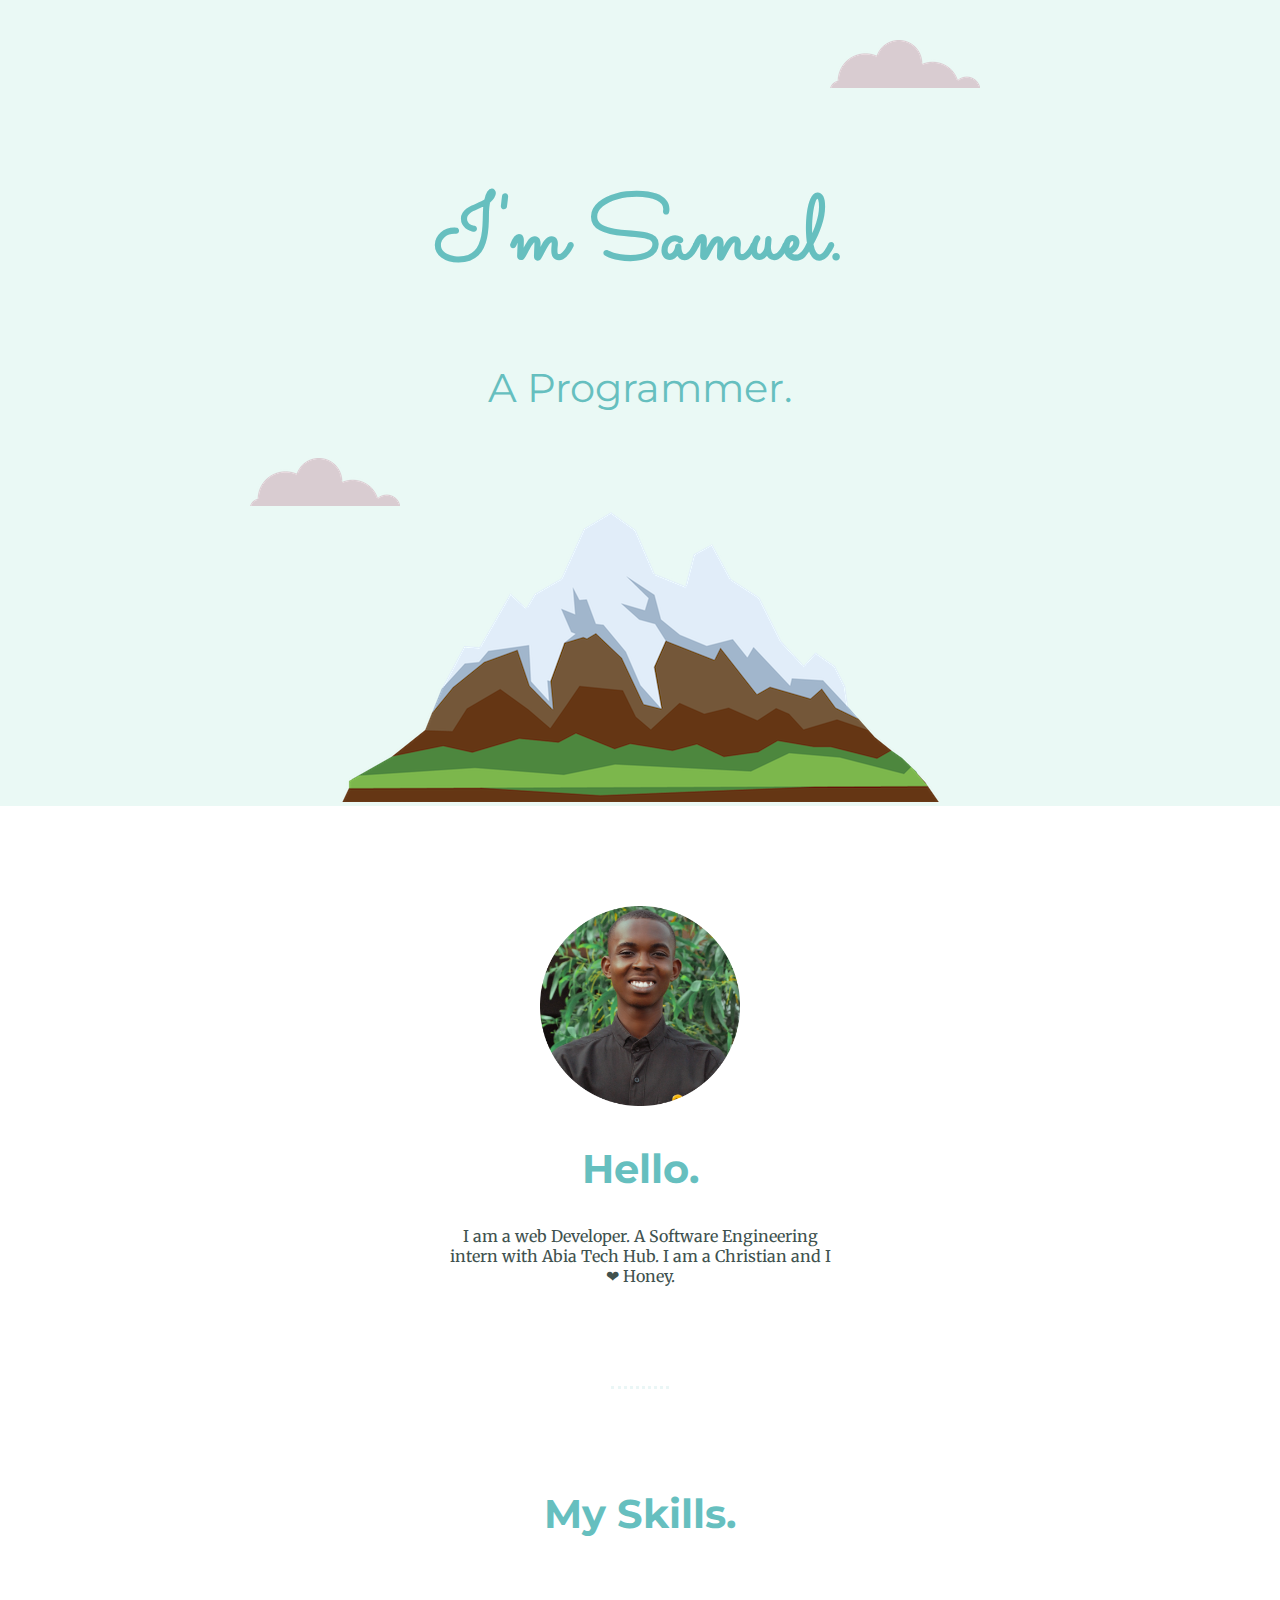
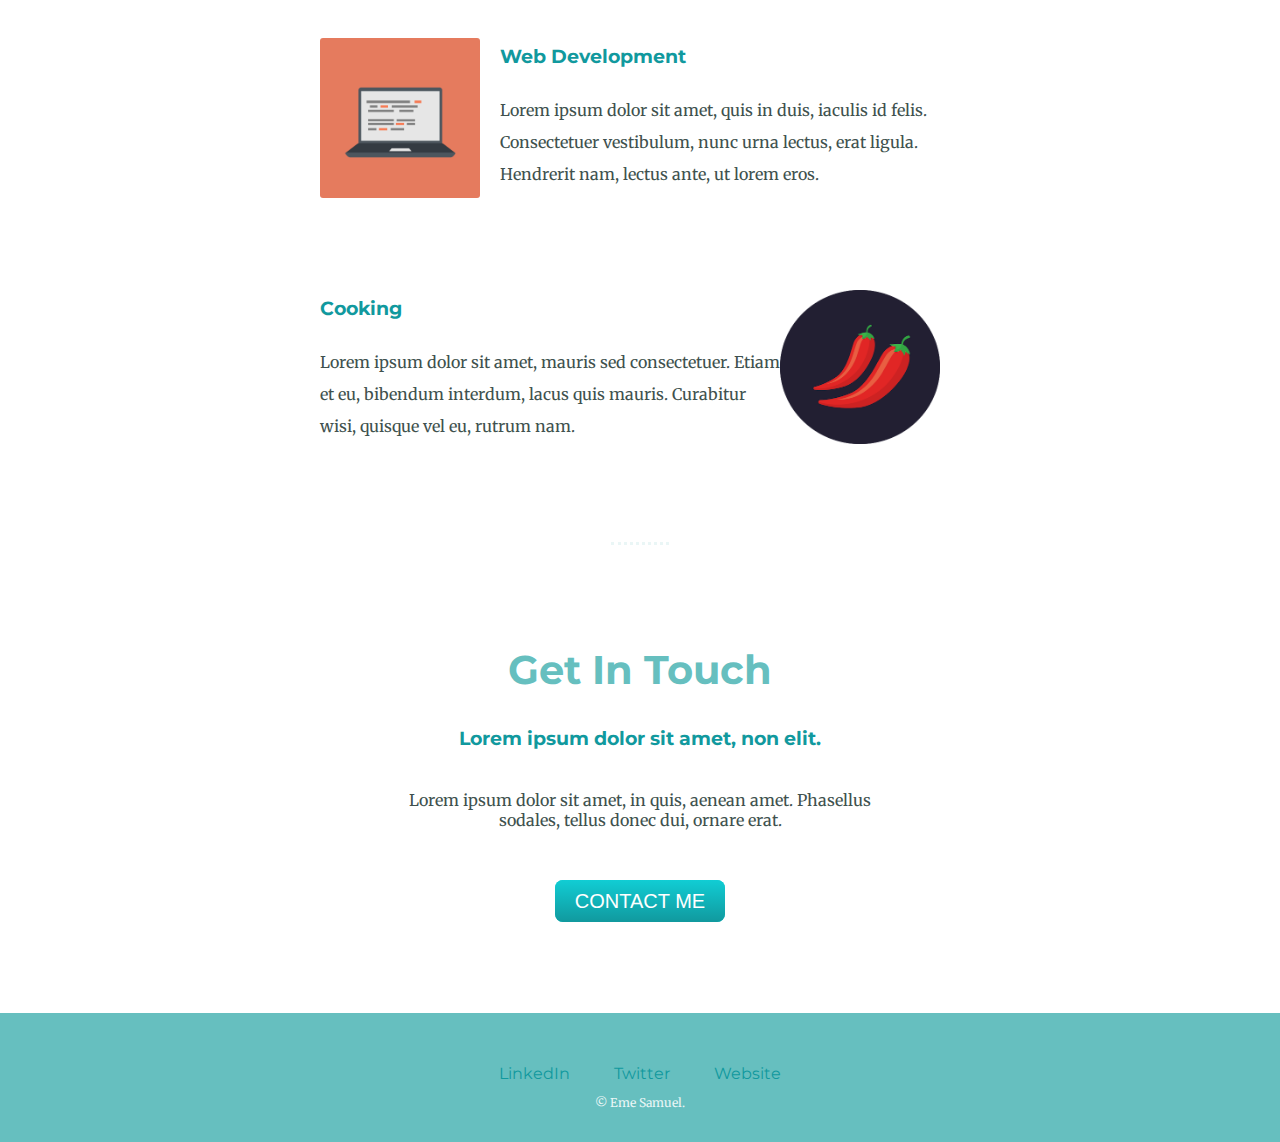
<file: css - my site/index.html>
<!DOCTYPE html>
<html lang="en">
<head>
  <meta charset="UTF-8">
  <meta http-equiv="X-UA-Compatible" content="IE=edge">
  <meta name="viewport" content="width=device-width, initial-scale=1.0">
  <link rel="stylesheet" href="css/styles.css">
  <link href="https://fonts.googleapis.com/css2?family=Merriweather&family=Montserrat:wght@300;400&family=Sacramento&display=swap" rel="stylesheet">
  <link rel="shortcut icon" href="images/favicon.ico" type="image/x-icon">
  <title>Samuel Eme</title>
</head>
<body>
  <div class="top-container">
    <img src="images/cloud.png" class="top-cloud" alt="cloud image">
    <h1>I'm Samuel.</h1>
    <h2 class="abc">A Programmer.</h2>
    <img src="images/cloud.png" class="bottom-cloud" alt="cloud image">
    <img src="images/mountain.png" alt="mountain image">
  </div>

  <div class="middle-container">
    <div class="profile">
      <img src="images/my-img.png" alt="Samuel's profile photo" width="200px">
      <h2>Hello.</h2>
      <p class="intro">I am a web Developer. A Software Engineering intern with Abia Tech Hub. I am a Christian and I ❤ Honey.</p>
    </div>
    <hr>
    <div class="skills">
      <h2>My Skills.</h2>
      <div class="skill-row">
        <img class="computer-img" src="images/computer.png" alt="computer photo">
        <h3>Web Development</h3>
        <p class="code-skill-description">Lorem ipsum dolor sit amet, quis in duis, iaculis id felis. Consectetuer vestibulum, nunc urna lectus, erat ligula. Hendrerit nam, lectus ante, ut lorem eros.</p>
      </div>
      <div class="skill-row">
        <img class="chilli-img" src="images/chillies.png" alt="chilli image">
        <h3>Cooking</h3>
        <p class="cook-skill-description">Lorem ipsum dolor sit amet, mauris sed consectetuer. Etiam et eu, bibendum interdum, lacus quis mauris. Curabitur wisi, quisque vel eu, rutrum nam.</p>
      </div>
    </div>
    <hr>
    <div class="contact-me">
      <h2>Get In Touch</h2>
      <h3>Lorem ipsum dolor sit amet, non elit.</h3>
      <p class="contact-message">Lorem ipsum dolor sit amet, in quis, aenean amet. Phasellus sodales, tellus donec dui, ornare erat.</p>
      <a class="btn" href="mailto:emesamuelukaha@gmail.com">CONTACT ME</a>
    </div>
  </div>
  
  
  <div class="bottom-container">
    <a class="footer-link" href="https://www.linkedin.com/in/samuel-eme-849802203">LinkedIn</a>
    <a class="footer-link" href="https://twitter.com/real_Samuel_Eme">Twitter</a>
    <a class="footer-link" href="https://www.appbrewery.co/">Website</a>
    <p class="copyright">© Eme Samuel.</p>
  </div>
  
</body>
</html>
</file>
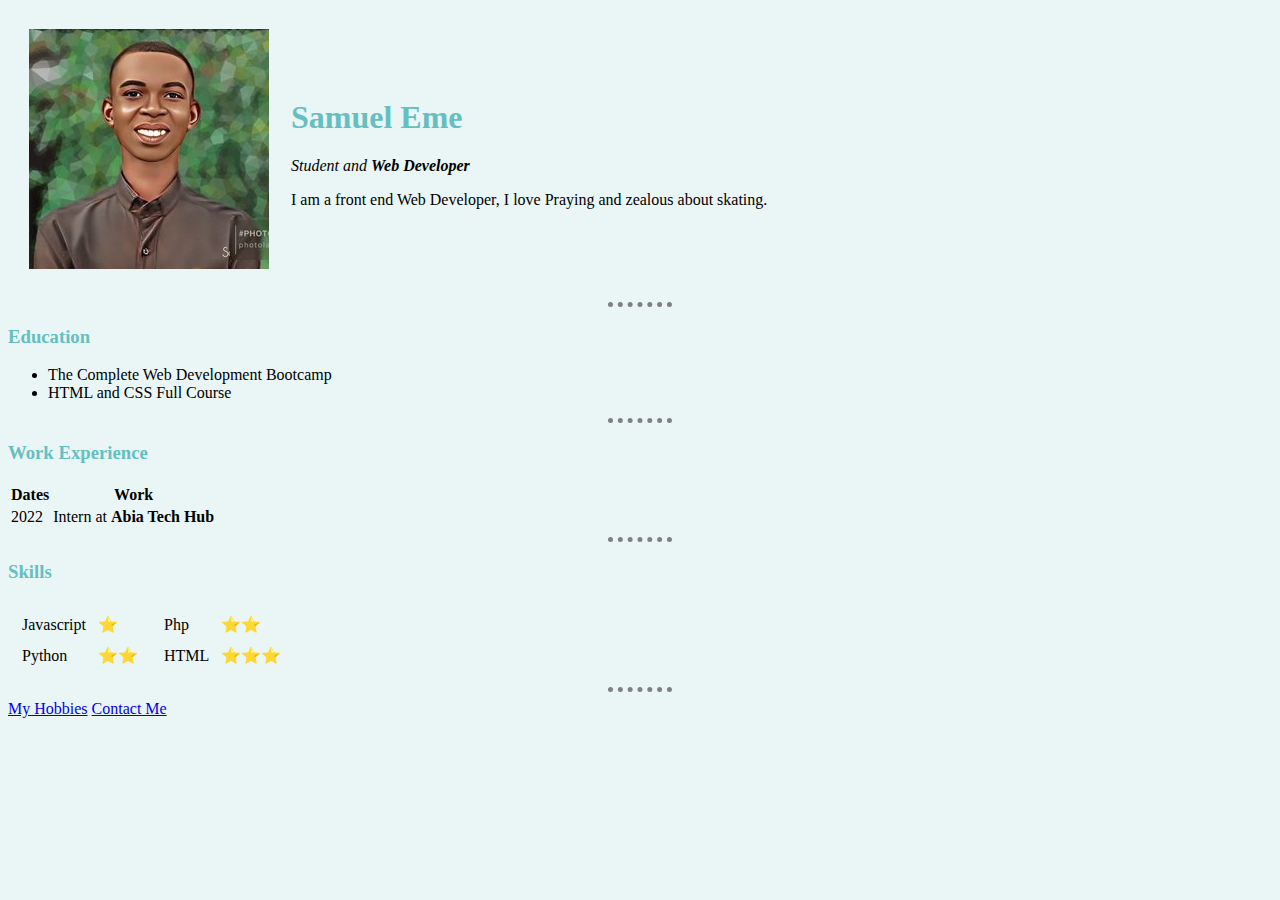
<file: HTML Personal Site/index.html>
<!DOCTYPE html>
<html lang="en">
<head>
  <meta charset="UTF-8">
  <meta http-equiv="X-UA-Compatible" content="IE=edge">
  <meta name="viewport" content="width=device-width, initial-scale=1.0">
  <link rel="stylesheet" href="css/styles.css">
  <title>Sam's Personal Site</title>
</head>
<body>
  <table cellspacing="20">
    <tr>
      <td>
        <img src="images/my-img1.jpg" alt="Sam's Profile Picture">
      </td>
      <td>
        <h1>Samuel Eme</h1>
        <p><em>Student and <strong>Web Developer</strong></em></p>
        <p>I am a front end Web Developer, I love Praying and zealous about skating.</p>
      </td>
    </tr>
  </table>
  
  <hr>
  <h3>Education</h3>
  <ul>
    <li>The Complete Web Development Bootcamp</li>
    <li>HTML and CSS Full Course</li>
  </ul>
  <hr>

  <h3>Work Experience</h3>
  <table>
    <thead>
      <tr>
        <th>Dates</th>
        <th>Work</th>
      </tr>
    </thead>
    <tbody>
      <tr>
        <td>2022</td>
        <td>Intern at <strong>Abia Tech Hub</strong></td>
      </tr>
    </tbody>
  </table>
  <hr>

  <H3>Skills</H3>
  <table>
    <tr>
      <td>
        <table cellspacing="10">
          <tr>
            <td>Javascript</td>
            <td>⭐</td>
          </tr>
          <tr>
            <td>Python</td>
            <td>⭐⭐</td>
          </tr>
        </table>
      </td>
      <td>
        <table cellspacing="10">
          <tr>
            <td>Php</td>
            <td>⭐⭐</td>
          </tr>
          <tr>
            <td>HTML</td>
            <td>⭐⭐⭐</td>
          </tr>
        </table>
      </td>
    </tr>
  </table>



  <hr>
  <a href="hobbies.html">My Hobbies</a>
  <a href="contact.html">Contact Me</a>

</body>
</html>
</file>
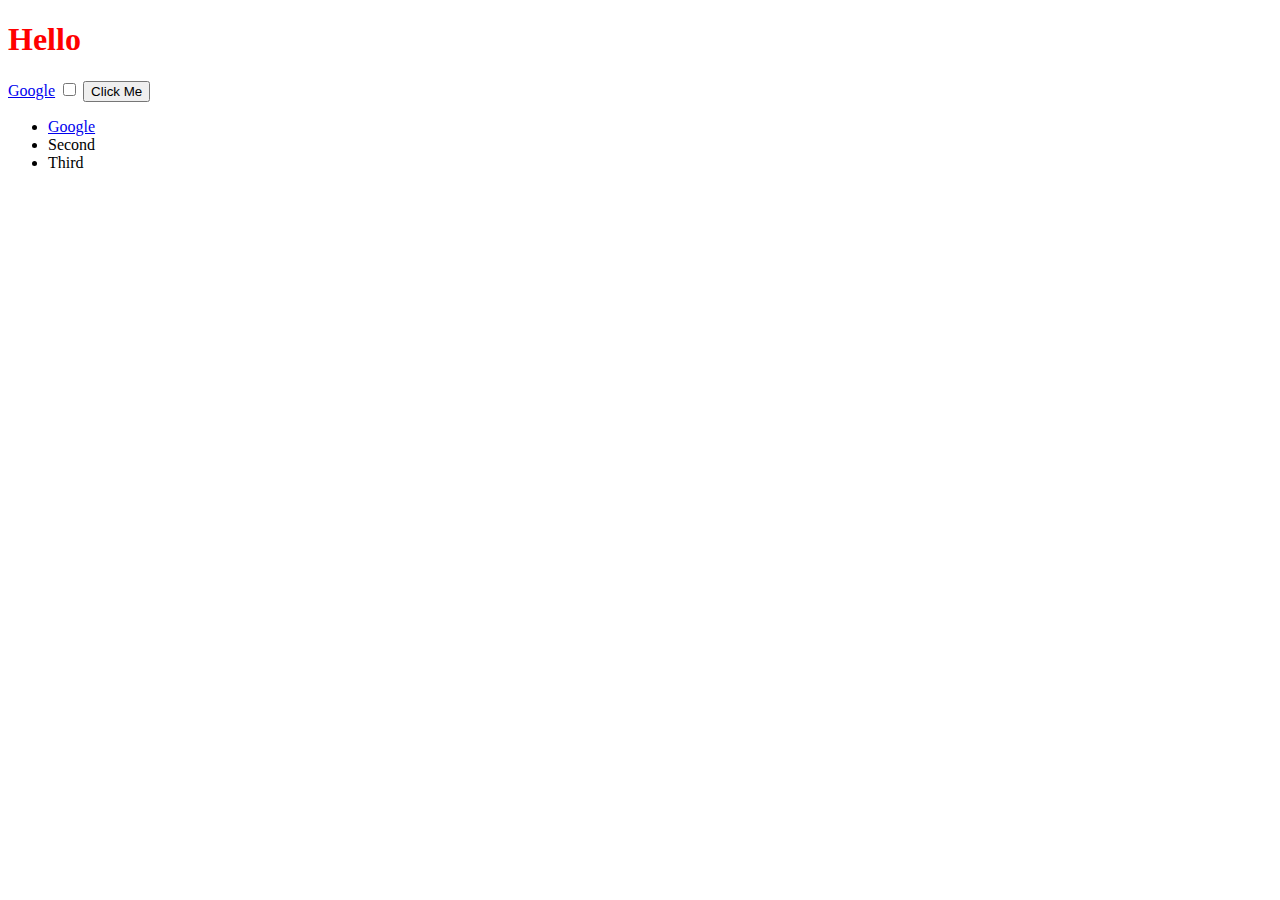
<file: DOM/DOM Challenge Starting Files/index.html>
<!DOCTYPE html>
<html lang="en" dir="ltr">
  <head>
    <meta charset="utf-8">
    <title>My Website</title>
    <link rel="stylesheet" href="styles.css">

  </head>
  <body>

    <h1 id="title">Hello</h1>

    <a href="https://www.google.com">Google</a>

    <input type="checkbox">

    <button class="btn">Click Me</button>

    <ul id="list">
      <li class="item">
        <a href="https://www.google.com">Google</a>
      </li>
      <li class="item">Second</li>
      <li class="item">Third</li>
    </ul>

  </body>
  <footer>
    <script src="index.js" charset="UTF-8"></script>
  </footer>
</html>
</file>
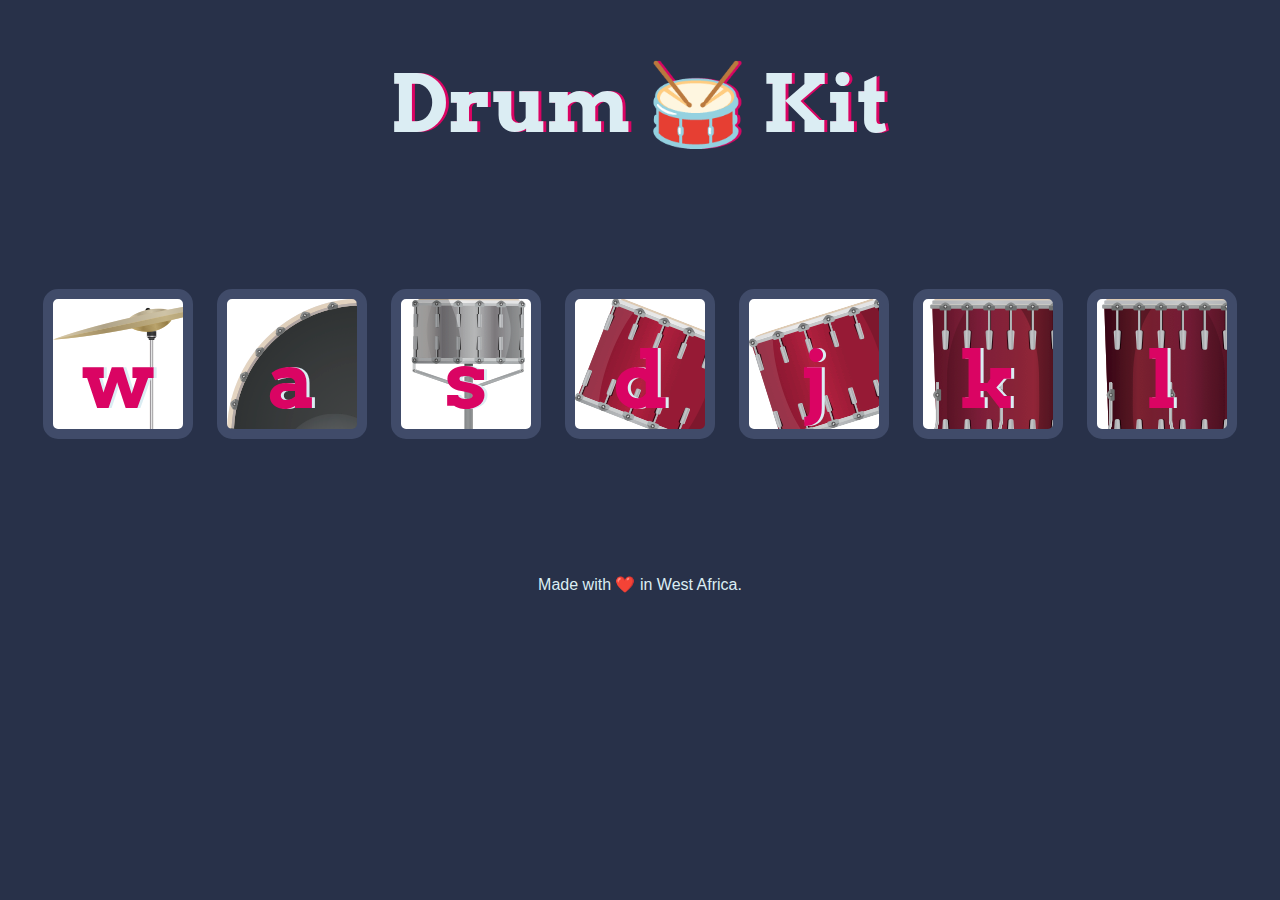
<file: DOM/Drum Kit Starting Files/index.html>
<!DOCTYPE html>
<html lang="en" dir="ltr">

<head>
  <meta charset="utf-8">
  <title>Drum Kit</title>
  <link rel="stylesheet" href="styles.css">
  <link href="https://fonts.googleapis.com/css?family=Arvo" rel="stylesheet">
</head>

<body>

  <h1 id="title">Drum 🥁 Kit</h1>
  <div class="set">
    <button class="w drum">w</button>
    <button class="a drum">a</button>
    <button class="s drum">s</button>
    <button class="d drum">d</button>
    <button class="j drum">j</button>
    <button class="k drum">k</button>
    <button class="l drum">l</button>
  </div>


  <footer>
    Made with ❤️ in West Africa.
  </footer>
  <script src="index.js"></script>
</body>

</html>
</file>
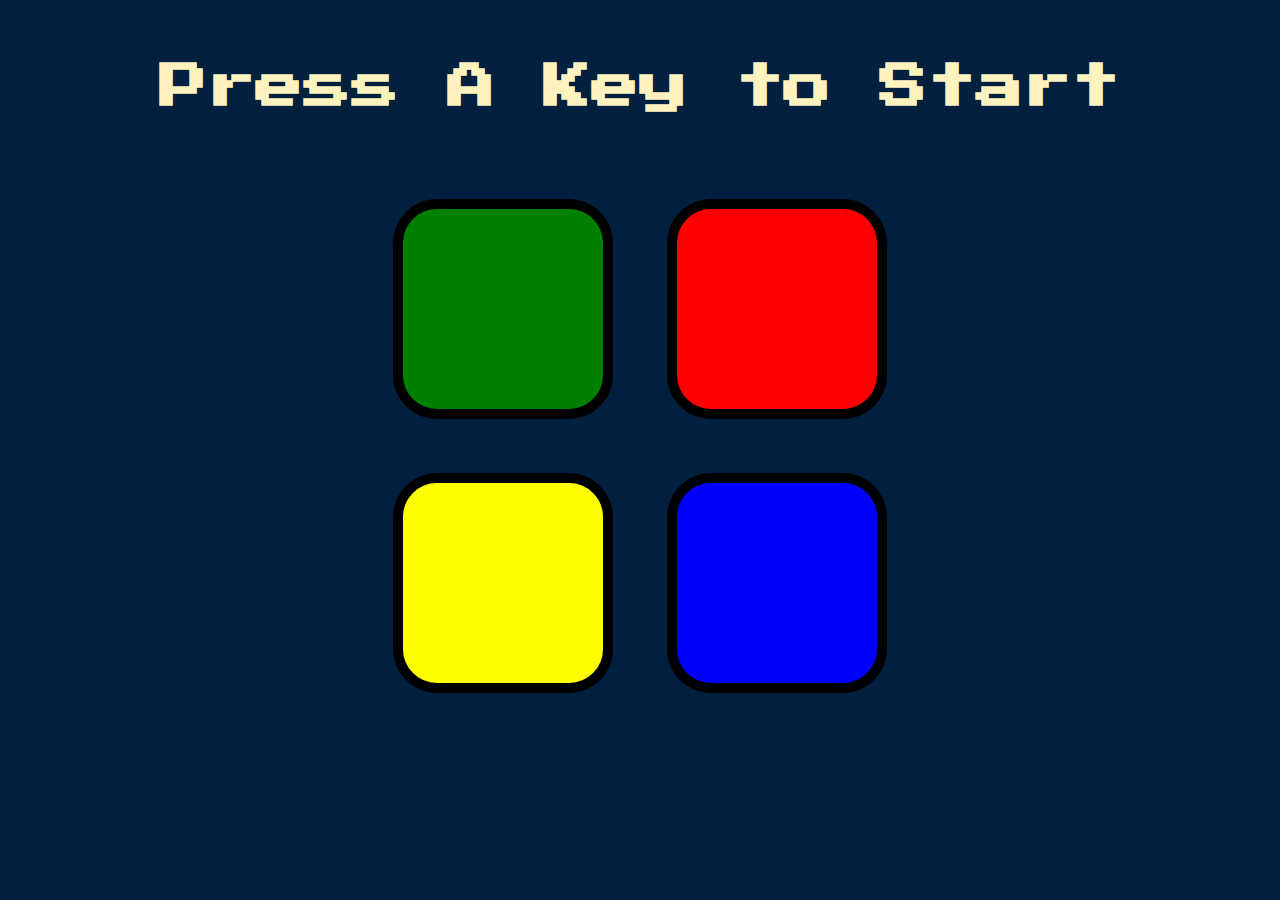
<file: DOM/Simon Game Challenge Starting Files/index.html>
<!DOCTYPE html>
<html lang="en" dir="ltr">

<head>
  <meta charset="utf-8">
  <title>Simon</title>
  <link rel="stylesheet" href="styles.css">
  <link href="https://fonts.googleapis.com/css?family=Press+Start+2P" rel="stylesheet">
</head>

<body>
  <h1 id="level-title">Press A Key to Start</h1>
  <div class="container">
    <div lass="row">

      <div type="button" id="green" class="btn green">

      </div>

      <div type="button" id="red" class="btn red">

      </div>
    </div>

    <div class="row">

      <div type="button" id="yellow" class="btn yellow">

      </div>
      <div type="button" id="blue" class="btn blue">

      </div>

    </div>

  </div>

<script src="JQuery.js" charset="UTF-8"></script>
<script src="game.js"></script>
</body>

</html>
</file>
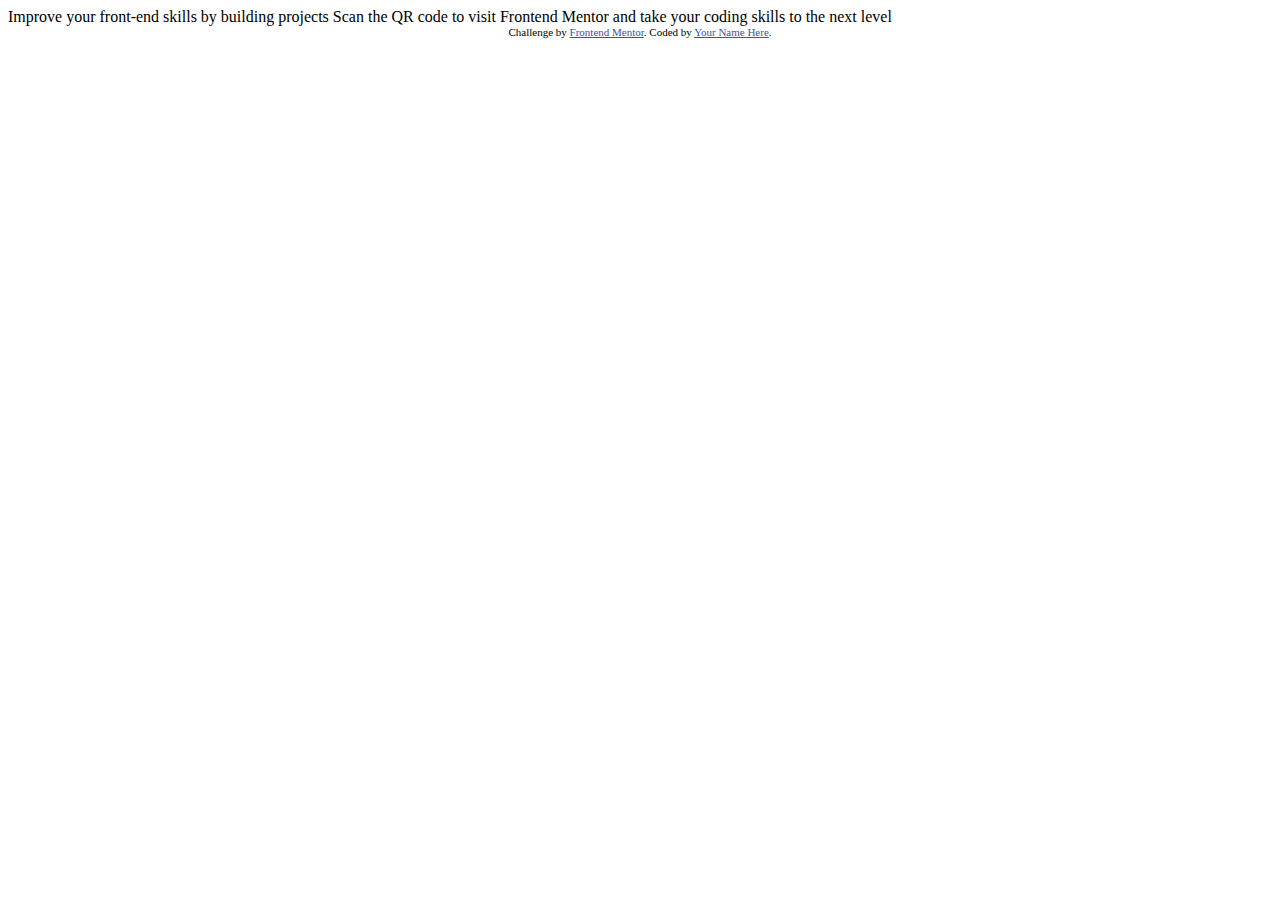
<file: Frontend-projects/qr-code-component-main/index.html>
<!DOCTYPE html>
<html lang="en">
<head>
  <meta charset="UTF-8">
  <meta name="viewport" content="width=device-width, initial-scale=1.0"> <!-- displays site properly based on user's device -->

  <link rel="icon" type="image/png" sizes="32x32" href="./images/favicon-32x32.png">
  
  <title>Frontend Mentor | QR code component</title>

  <!-- Feel free to remove these styles or customise in your own stylesheet 👍 -->
  <style>
    .attribution { font-size: 11px; text-align: center; }
    .attribution a { color: hsl(228, 45%, 44%); }
  </style>
</head>
<body>

  Improve your front-end skills by building projects

  Scan the QR code to visit Frontend Mentor and take your coding skills to the next level
  
  <div class="attribution">
    Challenge by <a href="https://www.frontendmentor.io?ref=challenge" target="_blank">Frontend Mentor</a>. 
    Coded by <a href="#">Your Name Here</a>.
  </div>
</body>
</html>
</file>
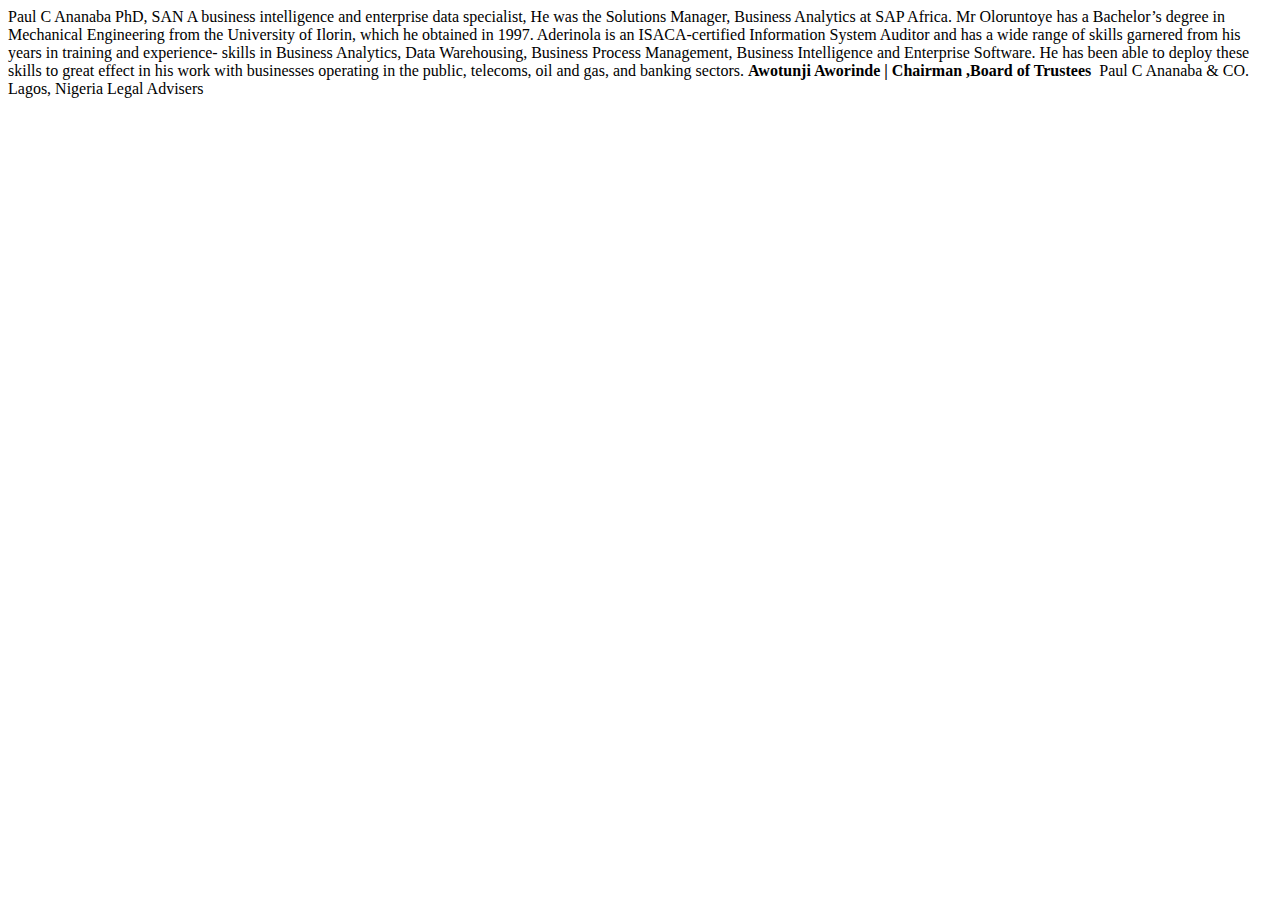
<file: HTML Personal Site/any.html>
<html lang="en">
<head>
  <meta charset="UTF-8">
  <meta http-equiv="X-UA-Compatible" content="IE=edge">
  <meta name="viewport" content="width=device-width, initial-scale=1.0">
  <title>Document</title>
  <style>

  </style>
</head>
<body>
  <span class="team-mate">Paul C Ananaba PhD, SAN</span>

  <span class="profile-desc">A business intelligence and enterprise data specialist, He was the Solutions Manager, Business Analytics at SAP Africa. Mr Oloruntoye has a Bachelor’s degree in Mechanical Engineering from the University of Ilorin, which he obtained in 1997. Aderinola is an ISACA-certified Information System Auditor and has a wide range of skills garnered from his years in training and experience- skills in Business Analytics, Data Warehousing, Business Process Management, Business Intelligence and Enterprise Software. He has been able to deploy these skills to great effect in his work with businesses operating in the public, telecoms, oil and gas, and banking sectors.</span>

  <b>Awotunji Aworinde | Chairman ,Board of Trustees&nbsp;</b>

    <span class="profile-desc">Paul C Ananaba & CO. Lagos, Nigeria
      Legal Advisers</span>
</body>
</html>
</file>
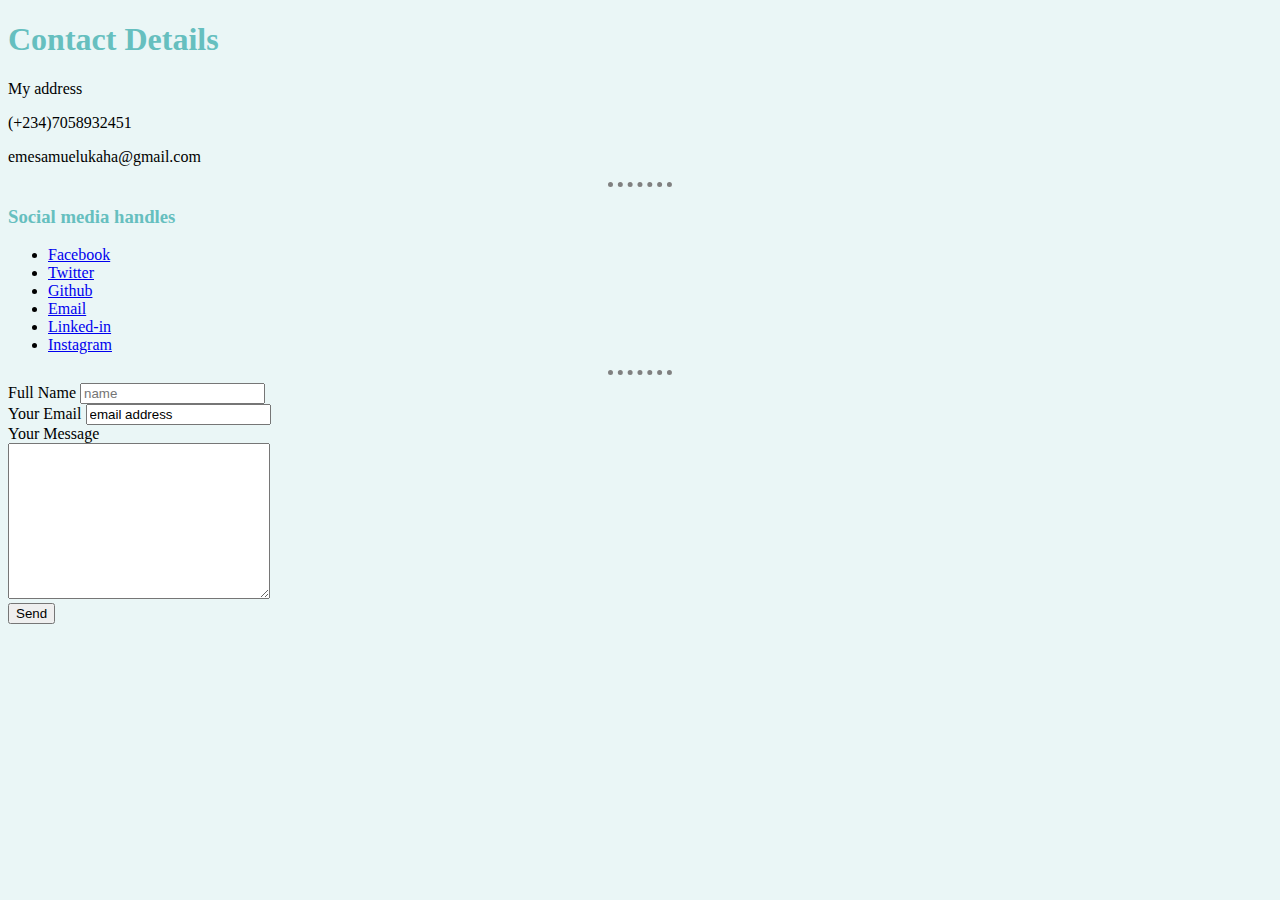
<file: HTML Personal Site/contact.html>
<!DOCTYPE html>
<html lang="en">
<head>
  <meta charset="UTF-8">
  <meta http-equiv="X-UA-Compatible" content="IE=edge">
  <meta name="viewport" content="width=device-width, initial-scale=1.0">
  <link rel="stylesheet" href="css/styles.css">
  <title>Document</title>
</head>
<body>
  <h1>Contact Details</h1>
  <p>My address</p>
  <p>(+234)7058932451</p>
  <p>emesamuelukaha@gmail.com</p>
  <hr>

  <h3>Social media handles</h3>
  <Ul>
    <li><a href="#">Facebook</a></li>
    <li><a href="#">Twitter</a></li>
    <li><a href="#">Github</a></li>
    <li><a href="#">Email</a></li>
    <li><a href="#">Linked-in</a></li>
     <li><a href="#">Instagram</a></li>
  </Ul>
  <hr>

  <form action="">
    <label for="">Full Name</label>
    <input type="text" placeholder="name">
    <br>

    <label for="">Your Email</label>
    <input type="email" value="email address">
    <br>

    <label for="">Your Message</label><br>
    <textarea name="yourMessage" id="" cols="30" rows="10"></textarea>
    <br>

    <input type="submit" name="save" value="Send" >
  </form>
</body>
</html>
</file>
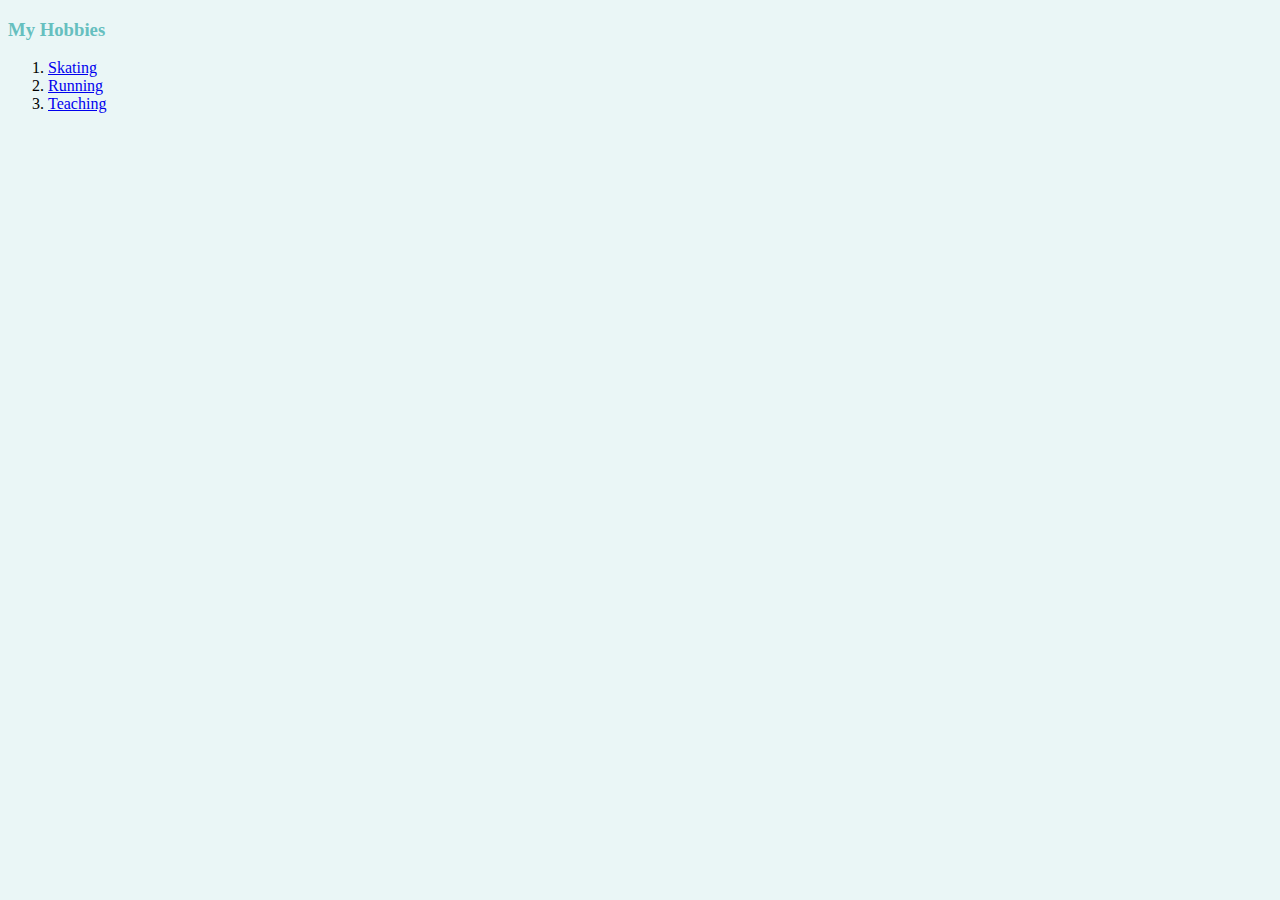
<file: HTML Personal Site/hobbies.html>
<!DOCTYPE html>
<html lang="en">
<head>
  <meta charset="UTF-8">
  <meta http-equiv="X-UA-Compatible" content="IE=edge">
  <meta name="viewport" content="width=device-width, initial-scale=1.0">
  <link rel="stylesheet" href="css/styles.css">
  <title>My Hobbies</title>
</head>
<body>
  <h3>My Hobbies</h3>
  <ol>
    <li><a href="#">Skating</a></li>
    <li><a href="#">Running</a></li>
    <li><a href="#">Teaching</a></li>
  </ol>
</body>
</html>
</file>
<file: css - my site/css/styles.css>
body {
  color: #40514E;
  background-color: none;
  margin: 0;
  text-align: center;
  font-family: 'Merriweather', serif;
}

a {
  color: #11999E;
  font-family: 'Montserrat', sans-serif;
  margin: 10px 20px;
  text-decoration: none;
}

a:hover {
  color: #EAF6F6;
}

.abc {
  font-weight: normal;
}

h1 {
  color: #66BFBF;
  font-family: 'Sacramento', cursive;
  font-size: 5.625rem;
  line-height: 2;
  margin: 50px auto 0 auto;
}

h2 {
  color: #66BFBF;
  font-family: 'Montserrat', sans-serif;
  font-size: 2.5rem;
}

h3 {
  color: #11999E;
  font-family: 'Montserrat', sans-serif;
}

hr {
  border: dotted #EAF6F6;
  border-bottom: none;
  width: 4%;
  margin: 100px auto;
}

.top-container {
  background-color: #EAF9F5;
  position: relative;
  padding-top: 100px;
}

.middle-container {
  margin: 100px 0;
}

.bottom-container {
  background-color: #66BFBF;
  padding: 50px 0 20px;
}

.skill-row {
  width: 50%;
  margin: 100px auto;
  text-align: left;
  line-height: 2;
}

.computer-img {
  border-radius: 3px;
  width: 25%;
  float: left;
  margin-right: 20px;
}

.chilli-img {
  width: 25%;
  float: right;
  margin-right: 20px;
}

.intro {
  width: 30%;
  margin: 0 auto;
}

.contact-message {
  width: 40%;
  margin: 40px auto 60px;
}

.copyright {
  color: #EAF6F6;
  font-size: 0.75rem;
}

/* .code-skill-description {
  clear: left;
}

.cook-skill-description {
  clear: right;
} */

.btn {
  background: #11cdd4;
  background-image: -webkit-linear-gradient(top, #11cdd4, #11999e);
  background-image: -moz-linear-gradient(top, #11cdd4, #11999e);
  background-image: -ms-linear-gradient(top, #11cdd4, #11999e);
  background-image: -o-linear-gradient(top, #11cdd4, #11999e);
  background-image: linear-gradient(to bottom, #11cdd4, #11999e);
  -webkit-border-radius: 8;
  -moz-border-radius: 8;
  border-radius: 8px;
  font-family: Arial;
  color: #ffffff;
  font-size: 20px;
  padding: 10px 20px 10px 20px;
  text-decoration: none;
}

.btn:hover {
  background: #30e3cb;
  background-image: -webkit-linear-gradient(top, #30e3cb, #2bc4ad);
  background-image: -moz-linear-gradient(top, #30e3cb, #2bc4ad);
  background-image: -ms-linear-gradient(top, #30e3cb, #2bc4ad);
  background-image: -o-linear-gradient(top, #30e3cb, #2bc4ad);
  background-image: linear-gradient(to bottom, #30e3cb, #2bc4ad);
  text-decoration: none;
}

.bottom-cloud {
  position: absolute;
  left: 250px;
  bottom: 300px;
}

.top-cloud {
  position: absolute;
  top: 40px;
  right: 300px;
}
</file>
<file: HTML Personal Site/css/styles.css>
body {
  background-color: #EAF6F6;
}

h1 {
  color: #66BFBF;
}

h3 {
  color: #66BFBF;
}

hr {
  border-style: none;
  border-top-style: dotted;
  border-color: grey;
  border-width: 5px;
  width: 5%;
}
</file>
<file: DOM/DOM Challenge Starting Files/styles.css>
h1 {
  color: red;
}

.invicible {
  visibility: hidden;
}

.huge {
  font-size: 10rem;
}
</file>
<file: DOM/Drum Kit Starting Files/styles.css>
body {
  text-align: center;
  background-color: #283149;
}

h1 {
  font-size: 5rem;
  color: #DBEDF3;
  font-family: "Arvo", cursive;
  text-shadow: 3px 0 #DA0463;

}

footer {
  color: #DBEDF3;
  font-family: sans-serif;
}

.w {
  background-image: url("images/crash.png");
}

.a {
  background-image: url("images/kick.png");
}

.s {
  background-image: url("images/snare.png");
}

.d {
  background-image: url("images/tom1.png");
}

.j {
  background-image: url("images/tom2.png");
}

.k {
  background-image: url("images/tom3.png");
}

.l {
  background-image: url("images/tom4.png");
}

.set {
  margin: 10% auto;
}

.game-over {
  background-color: red;
  opacity: 0.8;
}

.pressed {
  box-shadow: 0 3px 4px 0 #DBEDF3;
  opacity: 0.5;
}

.red {
  color: red;
}

.drum {
  outline: none;
  border: 10px solid #404B69;
  font-size: 5rem;
  font-family: 'Arvo', cursive;
  line-height: 2;
  font-weight: 900;
  color: #DA0463;
  text-shadow: 3px 0 #DBEDF3;
  border-radius: 15px;
  display: inline-block;
  width: 150px;
  height: 150px;
  text-align: center;
  margin: 10px;
  background-color: white;
  cursor: pointer;
}
</file>
<file: DOM/Simon Game Challenge Starting Files/styles.css>
body {
  text-align: center;
  background-color: #011F3F;
}

#level-title {
  font-family: 'Press Start 2P', cursive;
  font-size: 3rem;
  margin:  5%;
  color: #FEF2BF;
}

.container {
  display: block;
  width: 50%;
  margin: auto;

}

.btn {
  margin: 25px;
  display: inline-block;
  height: 200px;
  width: 200px;
  border: 10px solid black;
  border-radius: 20%;
}

.game-over {
  background-color: red;
  opacity: 0.8;
}

.red {
  background-color: red;
}

.green {
  background-color: green;
}

.blue {
  background-color: blue;
}

.yellow {
  background-color: yellow;
}

.pressed {
  box-shadow: 0 0 20px white;
  background-color: grey;
}
</file>
